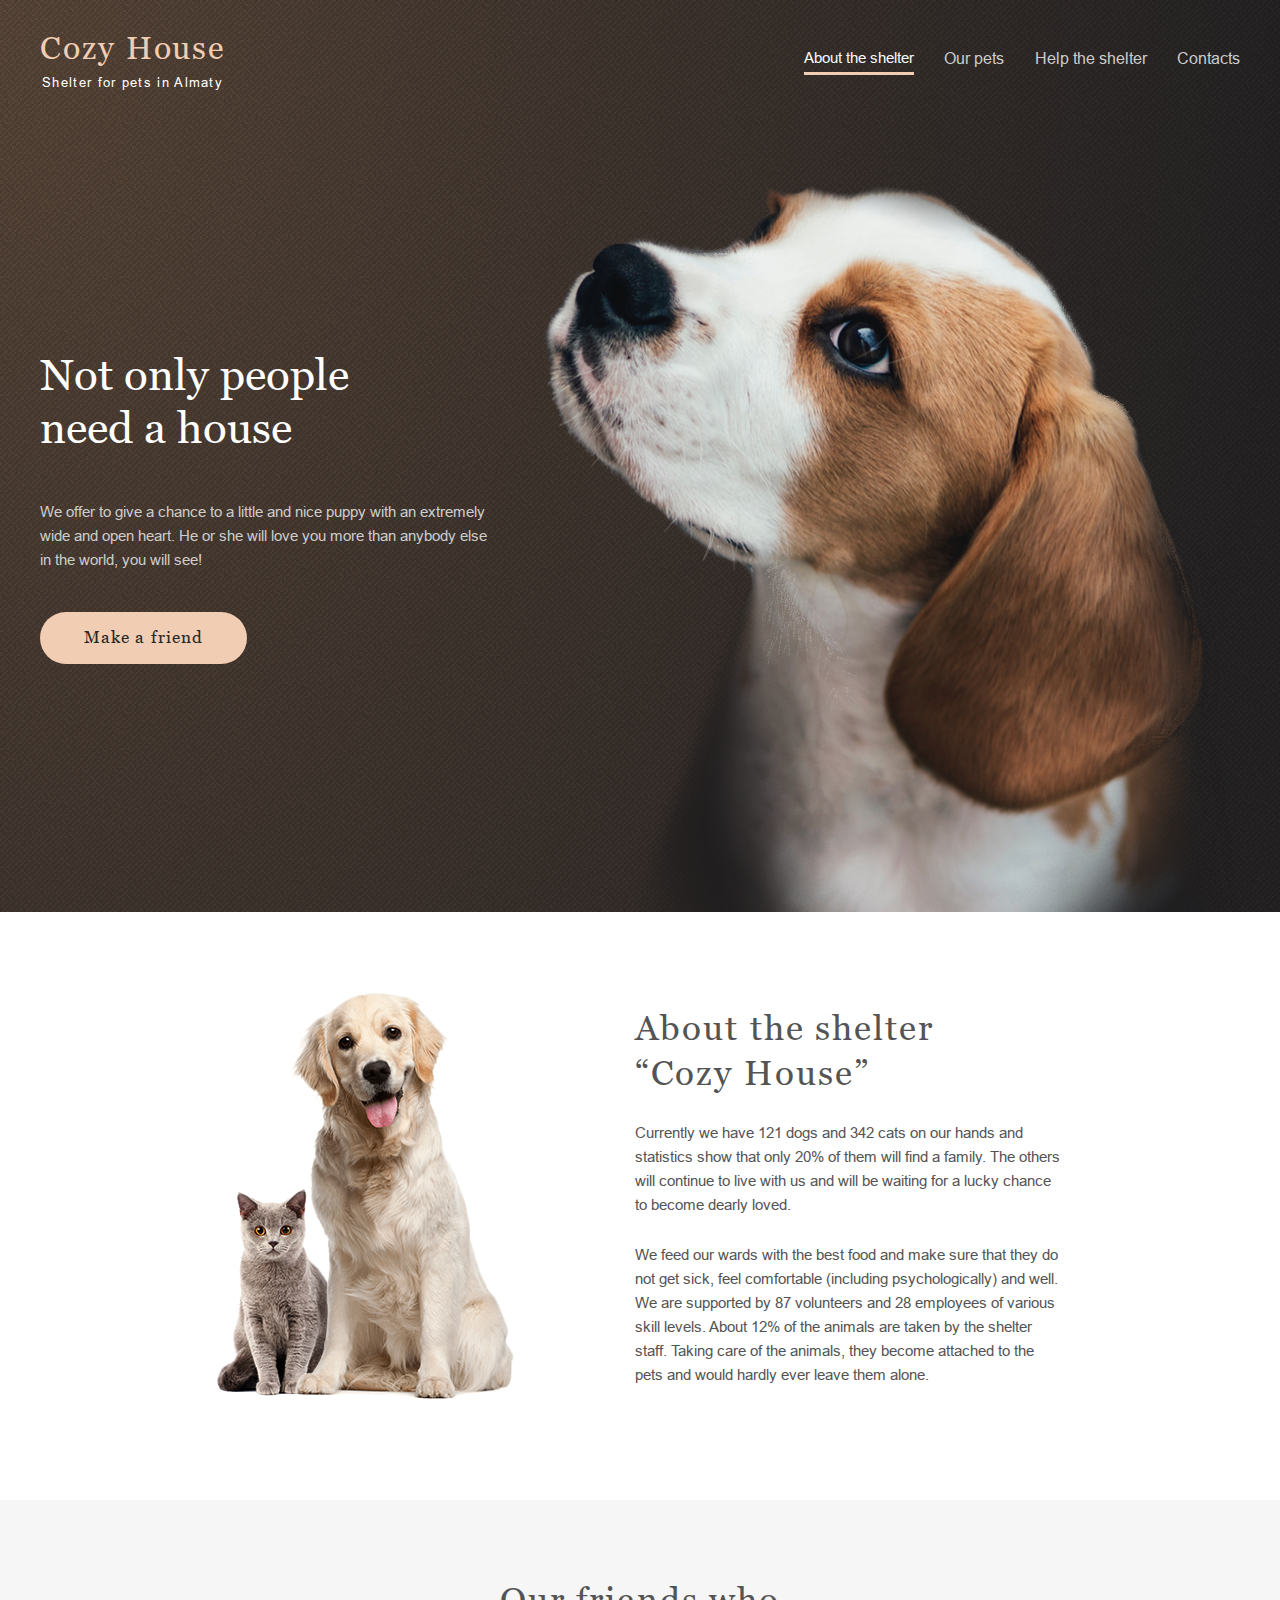
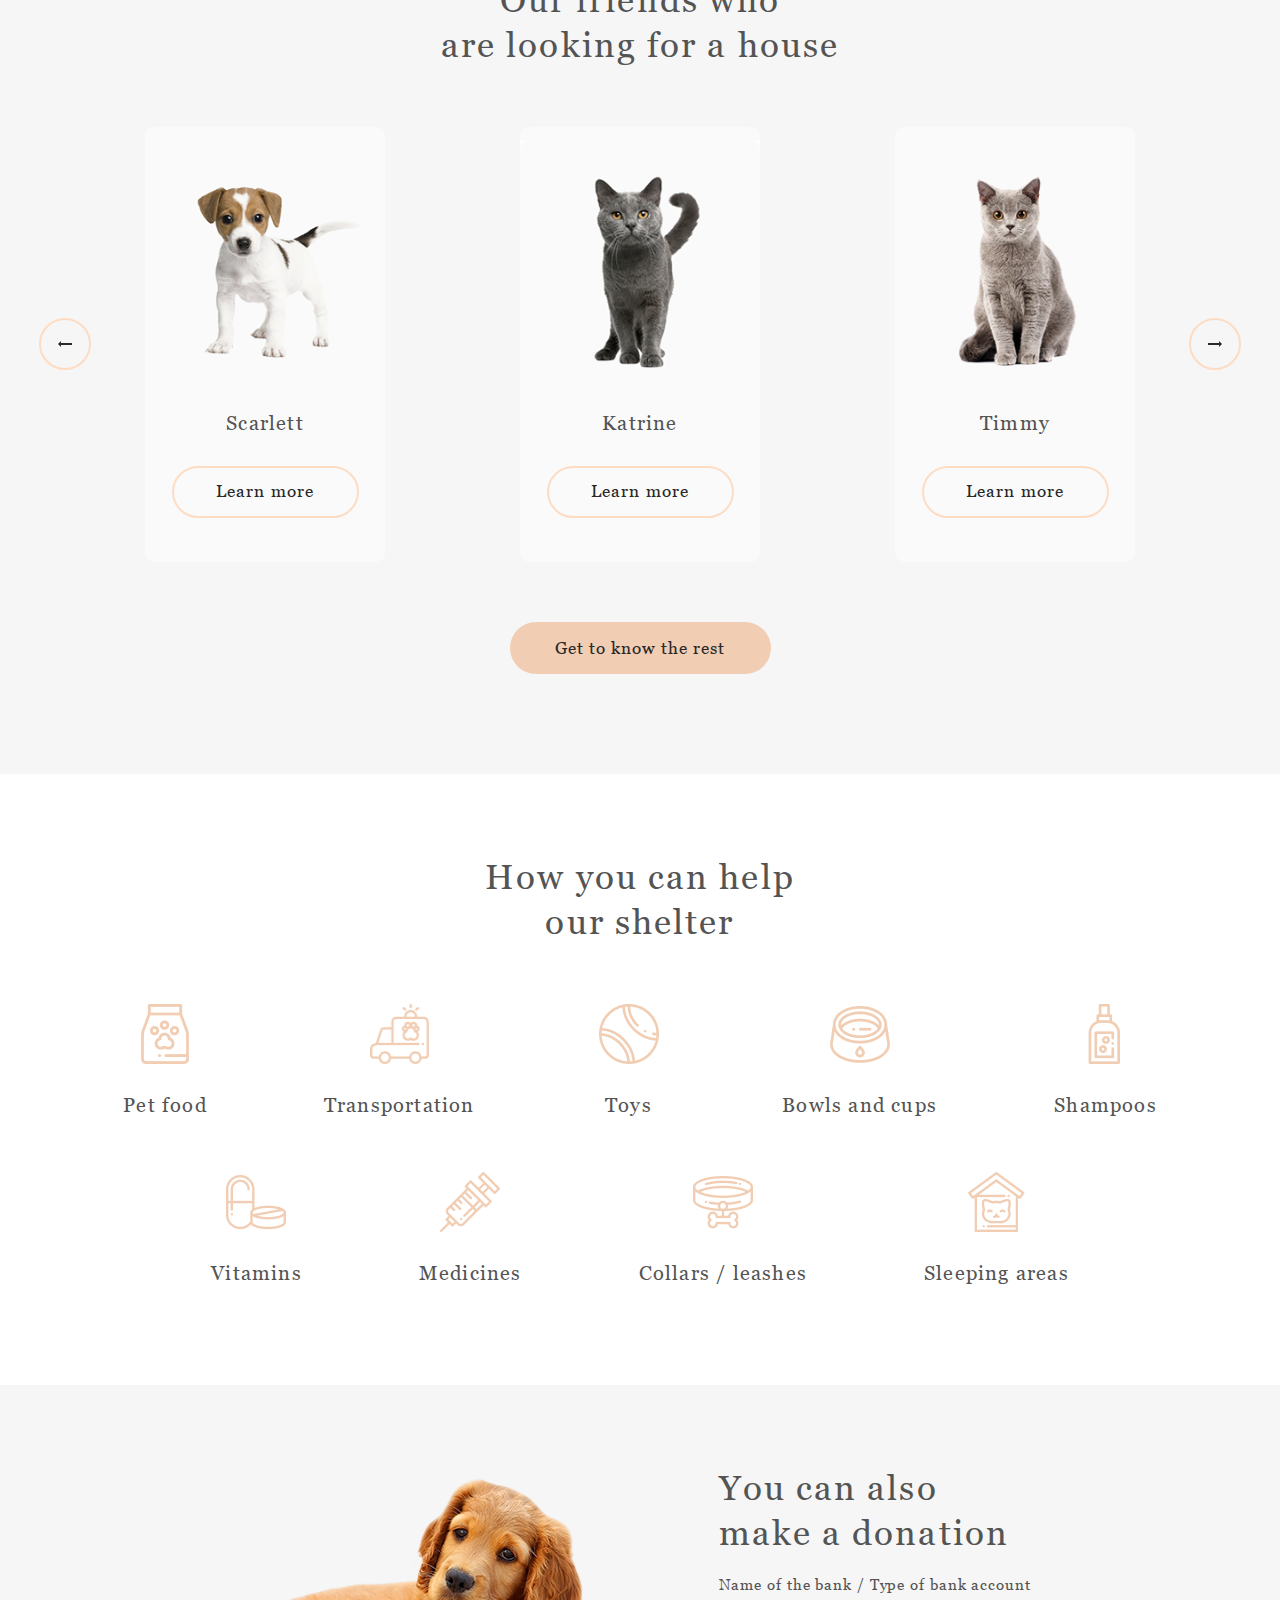
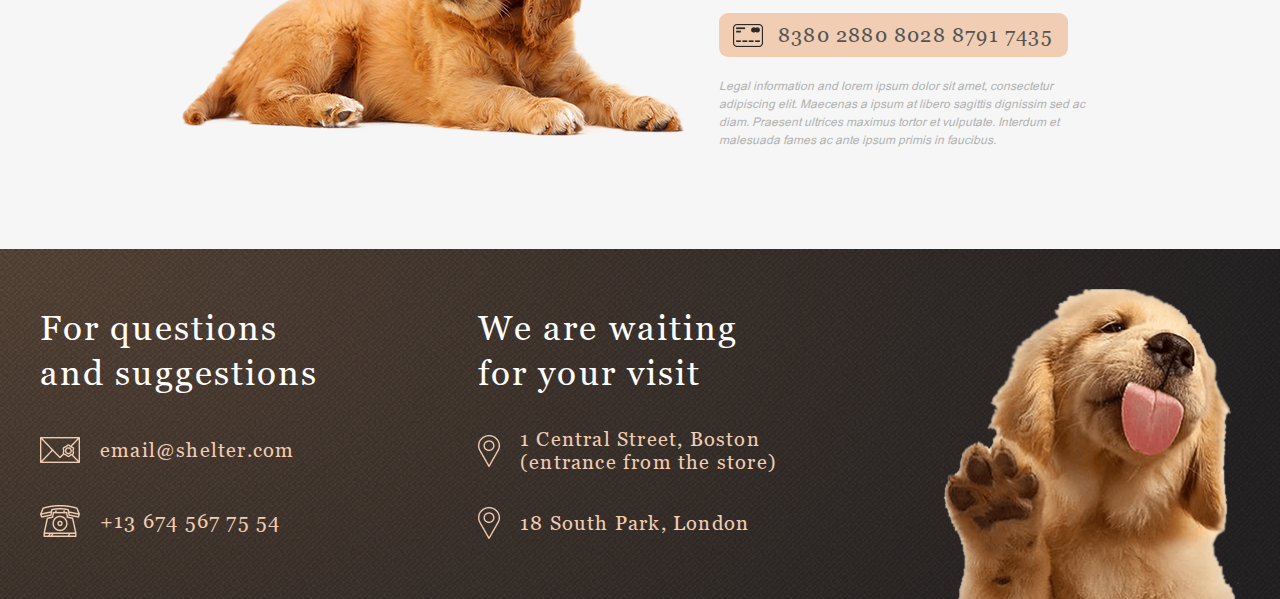
<file: shelter/index.html>
<!DOCTYPE html>
<html lang="en">

<head>
  <!-- Meta tags -->
  <meta charset="UTF-8">
  <meta http-equiv="X-UA-Compatible" content="IE=edge">
  <meta name="viewport" content="width=device-width, initial-scale=1.0">
  <!-- Favicon -->
  <link rel="icon" type="image/png" href="favicon.ico">
  <link rel="shortcut icon" href="favicon.ico">
  <link rel="icon" type="image/vnd.microsoft.icon" href="favicon.ico">
  <link rel="icon" type="image/x-icon" href="favicon.ico">
  <!-- Canonical content -->
  <link rel="canonical" href="https://rolling-scopes-school.github.io/petrfalkovsky-JSFE2023Q1/shelter">
  <!-- Robots directives -->
  <meta name="robots" content="index, follow">
  <title>
    Looking for the best pet owner - Find dogs and cats | Petfinder
  </title>
  <meta name="description"
    content="Petfinder has helped more than 25 million pets find their families through adoption. Search our extensive list of dogs, cats and other pets available for adoption and rescue near you.">
  <!-- Styles -->
  <link rel="stylesheet" href="main.css">

  <!-- Scripts -->
  <script src="index.js" defer></script>
  <script src="slider2/slider.js" defer></script>
  <script src="mobile.blocks/nav/burger.js" defer></script>
  <script src="common.blocks/modal/modal.js" defer></script>
</head>

<body id="main-page">
  <!-- Main Content -->
  <main>
    <!-- Hero Section -->
    <section id="hero" class="hero__back">
      <header>


        <nav class="nav">
          <a href="#">
            <div class="nav__logo">
              <span class="nav__logo-title">Cozy House</span>
              <p class="nav__logo-description">Shelter for pets in Almaty</p>
            </div>
          </a>

          <!-- burger -->
          <div class="nav__overlay">
          </div>

          <div id="burger">
            <div class="nav__burger-container">
              <div class="nav__burger active "></div>
            </div>

            <div class="nav__menu">
              <ul class="nav__list-burger">
                <li class="nav__item-burger">
                  <a href="#" class="nav__link-burger nav__link_active-burger">
                    About the shelter
                  </a>
                  <div class="nav__link_active-border-burger"></div>
                </li>
                <li class="nav__item-burger">
                  <a href="pets" class="nav__link-burger">Our pets</a>
                </li>
                <li class="nav__item-burger">
                  <a href="#help" class="nav__link-burger">Help the shelter</a>
                </li>
                <li class="nav__item-burger">
                  <a href="#footer" class="nav__link-burger">Contacts</a>
                </li>
              </ul>
            </div>
          </div>
          <!-- burger end -->

          <ul class="nav__list">
            <li class="nav__item">
              <a href="#" class="nav__link nav__link_active">
                About the shelter
              </a>
              <div class="nav__link_active-border"></div>
            </li>
            <li class="nav__item">
              <a href="pets" class="nav__link"> Our pets </a>
            </li>
            <li class="nav__item">
              <a href="#help" class="nav__link"> Help the shelter </a>
            </li>
            <li class="nav__item">
              <a href="#footer" class="nav__link"> Contacts </a>
            </li>
          </ul>
        </nav>

        <div class="hero__container">
          <div class="hero__content-conainer">


            <h1>Not only people need a house</h1>
            <p>
              We offer to give a chance to a little and nice puppy with an
              extremely wide and open heart. He or she will love you more than
              anybody else in the world, you will see!
            </p>
            <button onclick="document.location='#our-friends'" class="button__elevated width">
              Make a friend
            </button>
          </div>

          <img src="assets/images/start-screen-puppy.png" alt="start screen puppy with trancparancy background">

        </div>
      </header>
    </section>

    <!-- About Section -->
    <div id="about" class="about__back">
      <div class="about__container">
        <img src="assets/images/about-pets.png" alt="Cute cat and teen puppy are waiting for you to visit">
        <article>
          <h2>About the shelter<br> “Cozy House”</h2>
          <p>
            Currently we have 121 dogs and 342 cats on our hands and
            statistics show that only 20% of them will find a family. The
            others will continue to live with us and will be waiting for a
            lucky chance to become dearly loved.
          </p>
          <p>
            We feed our wards with the best food and make sure that they do
            not get sick, feel comfortable (including psychologically) and
            well. We are supported by 87 volunteers and 28 employees of
            various skill levels. About 12% of the animals are taken by the
            shelter staff. Taking care of the animals, they become attached to
            the pets and would hardly ever leave them alone.
          </p>
        </article>
      </div>
    </div>



    <!-- Our Friends Section -->
    <section id="our-friends" class="our-friends__back">
      <div class="our-friends__container">
        <h2>
          Our friends who<br>
          are looking for a house
        </h2>

        <!-- <div class="our-friends__slider-container">
          <div class="slider__button display__mobile_hide" id="btn-left">
            <button class="button__outlined width rotate-180">
              <img src="assets/icons/arrow.png" alt="left arrow slider">
            </button>
          </div> -->


        <!-- Modal card desc -->
        <div id="modal-container" class="modal-container">
          <div class="modal-content">

            <button id="close-modal">Закрыть </button>
          </div>
        </div>
        <div id="overlay" class="overlay"></div>



        <!-- todo: привести список элементов к <ul> и поправить стили -->
        <div class="wrapper">
          <!-- <div class="btn" id="btn-left">←</div> -->
          <div class="slider__button" id="btn-left">
            <button class="button__outlined width rotate-180">
              <img src="assets/icons/arrow.png" alt="left arrow slider">
            </button>
          </div>
          <div class="carousel-wrapper" id="carousel-wrapper">
            <div class="carousel" id="carousel">
              <div class="item" id="item-left">
                <div class="card zoom">
                  <!-- Содержимое третьего слайда  -->
                  <img src="assets/images/pets-h270/jennifer.png" alt="adult dog Jennifer" class="cardimg">
                  <h3>Jennifer</h3>
                  <div class="cardbutton">
                    <button name="learn_more" class="button button__outlined width">
                      Learn more
                    </button>
                  </div>
                  <div class="card-bottom-element"></div>
                </div>
                <div class="card zoom">
                  <!-- Содержимое третьего слайда  -->
                  <img src="assets/images/pets-h500/sophia.png" alt="adult dog Sophia" class="cardimg">
                  <h3>Sophia</h3>
                  <div class="cardbutton">
                    <button name="learn_more" class="button button__outlined width">
                      Learn more
                    </button>
                  </div>
                  <div class="card-bottom-element"></div>
                </div>
                <div class="card zoom">
                  <!-- Содержимое третьего слайда  -->
                  <img src="assets/images/pets-h270/woody.png" alt="adult dog Woody" class="cardimg">
                  <h3>Woody</h3>
                  <div class="cardbutton">
                    <button name="learn_more" class="button button__outlined width">
                      Learn more
                    </button>
                  </div>
                  <div class="card-bottom-element"></div>
                </div>
              </div>
              <div class="item" id="item-active">
                <div class="card zoom">
                  <!-- Содержимое третьего слайда  -->
                  <img src="assets/images/pets-h270/scarlett.png" alt="adult dog Scarlett" class="cardimg">
                  <h3>Scarlett</h3>
                  <div class="cardbutton">
                    <button name="learn_more" class="button button__outlined width">
                      Learn more
                    </button>
                  </div>
                  <div class="card-bottom-element"></div>
                </div>
                <div class="card zoom">
                  <!-- Содержимое третьего слайда  -->
                  <img src="assets/images/pets-h270/katrine.png" alt="adult cat Katrine" class="cardimg">
                  <h3>Katrine</h3>
                  <div class="cardbutton">
                    <button name="learn_more" class="button button__outlined width">
                      Learn more
                    </button>
                  </div>
                  <div class="card-bottom-element"></div>
                </div>
                <div class="card zoom">
                  <!-- Содержимое третьего слайда  -->
                  <img src="assets/images/pets-h270/timmy.png" alt="cat Timmy" class="cardimg">
                  <h3>Timmy</h3>
                  <div class="cardbutton">
                    <button name="learn_more" class="button button__outlined width">
                      Learn more
                    </button>
                  </div>
                  <div class="card-bottom-element"></div>
                </div>
              </div>
              <div class="item" id="item-right">
                <div class="card zoom">
                  <!-- Содержимое третьего слайда  -->
                  <img src="assets/images/pets-h270/freddie.png" alt="cat Freddie" class="cardimg">
                  <h3>Freddie</h3>
                  <div class="cardbutton">
                    <button name="learn_more" class="button button__outlined width">
                      Learn more
                    </button>
                  </div>
                  <div class="card-bottom-element"></div>
                </div>
                <div class="card zoom">
                  <!-- Содержимое третьего слайда  -->
                  <img src="assets/images/pets-h270/charly.png" alt="adult dog Charly" class="cardimg">
                  <h3>Charly</h3>
                  <div class="cardbutton">
                    <button name="learn_more" class="button button__outlined width">
                      Learn more
                    </button>
                  </div>
                  <div class="card-bottom-element"></div>
                </div>
                <div class="card zoom">
                  <!-- Содержимое третьего слайда  -->
                  <img src="assets/images/pets-h270/woody.png" alt="adult dog Woody" class="cardimg">
                  <h3>Woody</h3>
                  <div class="cardbutton">
                    <button name="learn_more" class="button button__outlined width">
                      Learn more
                    </button>
                  </div>
                  <div class="card-bottom-element"></div>
                </div>
              </div>
            </div>
          </div>
          <!-- <div class="btn" id="btn-right">→</div> -->
          <div class="slider__button" id="btn-right">
            <button class="button__outlined width">
              <img src="assets/icons/arrow.png" alt="right arrow slider">
            </button>
          </div>
        </div>


        <button onclick="document.location='pets'" class="button__elevated width">
          Get to know the rest
        </button>
      </div>
    </section>

    <!-- Help section -->
    <section id="help" class="about__back">
      <h2>How you can help our shelter</h2>
      <div class="help__flex-container">
        <div class="help__flex-item">
          <img src="assets/icons/icon-pet-food.png" alt="icon pet food">
          <p>Pet food</p>
        </div>
        <div class="help__flex-item">
          <img src="assets/icons/icon-transportation.png" alt="icon transportation">
          <p>Transportation</p>
        </div>
        <div class="help__flex-item">
          <img src="assets/icons/icon-toys.png" alt="icon toys">
          <p>Toys</p>
        </div>
        <div class="help__flex-item">
          <img src="assets/icons/icon-bowls-and-cups.png" alt="icon bowls and cups">
          <p>Bowls and cups</p>
        </div>
        <div class="help__flex-item">
          <img src="assets/icons/icon-shampoos.png" alt="icon shampoos">
          <p>Shampoos</p>
        </div>
        <div class="help__flex-item">
          <img src="assets/icons/icon-vitamins.png" alt="icon vitamins">
          <p>Vitamins</p>
        </div>
        <div class="help__flex-item">
          <img src="assets/icons/icon-medicines.png" alt="icon medicines">
          <p>Medicines</p>
        </div>
        <div class="help__flex-item">
          <img src="assets/icons/icon-collars-leashes.png" alt="icon collars leashes">
          <p>Collars / leashes</p>
        </div>
        <div class="help__flex-item">
          <img src="assets/icons/icon-sleeping-area.png" alt="icon sleeping area">
          <p>Sleeping areas</p>
        </div>
      </div>
    </section>

    <!-- Donation Section -->
    <div id="donat" class="our-friends__back">
      <div class="donat__container">
        <img src="assets/images/donation-dog.png" alt="Cute cat and teen puppy are waiting for you to visit">
        <article>
          <h2>
            You can also
            <br>
            make a donation
          </h2>
          <h3>Name of the bank / Type of bank account</h3>
          <a href="#!">
            <div class="donat__card-number">
              <div class="start"></div>
              <img src="assets/icons/credit-card.png" alt="credit card icon">
              <h4>8380 2880 8028 8791 7435</h4>
              <div class="end"></div>
            </div>
          </a>
          <p>
            Legal information and lorem ipsum dolor sit amet, consectetur
            adipiscing elit. Maecenas a ipsum at libero sagittis dignissim sed
            ac diam. Praesent ultrices maximus tortor et vulputate. Interdum
            et malesuada fames ac ante ipsum primis in faucibus.
          </p>
        </article>
      </div>
    </div>
  </main>
  <!-- Footer -->
  <div id="footer" class="footer__back">
    <div class="footer__container">
      <article class="footer__container-text">
        <div id="contact" class="footer__column-container">
          <h2>For questions and suggestions</h2>
          <a href="mailto:email@shelter.com" class="footer__link">
            <img src="assets/icons/icon-email.png" alt="icon email">
            email@shelter.com
          </a>
          <a href="tel:+136745677554" class="footer__link">
            <img src="assets/icons/icon-phone.png" alt="icon phone">
            +13 674 567 75 54
          </a>
        </div>

        <div id="locate" class="footer__column-container">
          <h2>We are waiting for your visit</h2>
          <a class="footer__link" target="_blank" href="https://goo.gl/maps/GxHtR73YWK7jJE1AA">
            <img src="assets/icons/icon-marker.png" alt="location icon marker">
            1 Central Street, Boston
            <br>
            (entrance from the store)
          </a>
          <a class="footer__link" target="_blank" href="https://goo.gl/maps/wKLQD43hDAQ6DndN6">
            <img src="assets/icons/icon-marker.png" alt="location icon marker">
            18 South Park, London
          </a>
        </div>
      </article>
      <img src="assets/images/footer-puppy.png" alt="the puppy lies and looks at you">
    </div>
  </div>


</body>

</html>
</file>
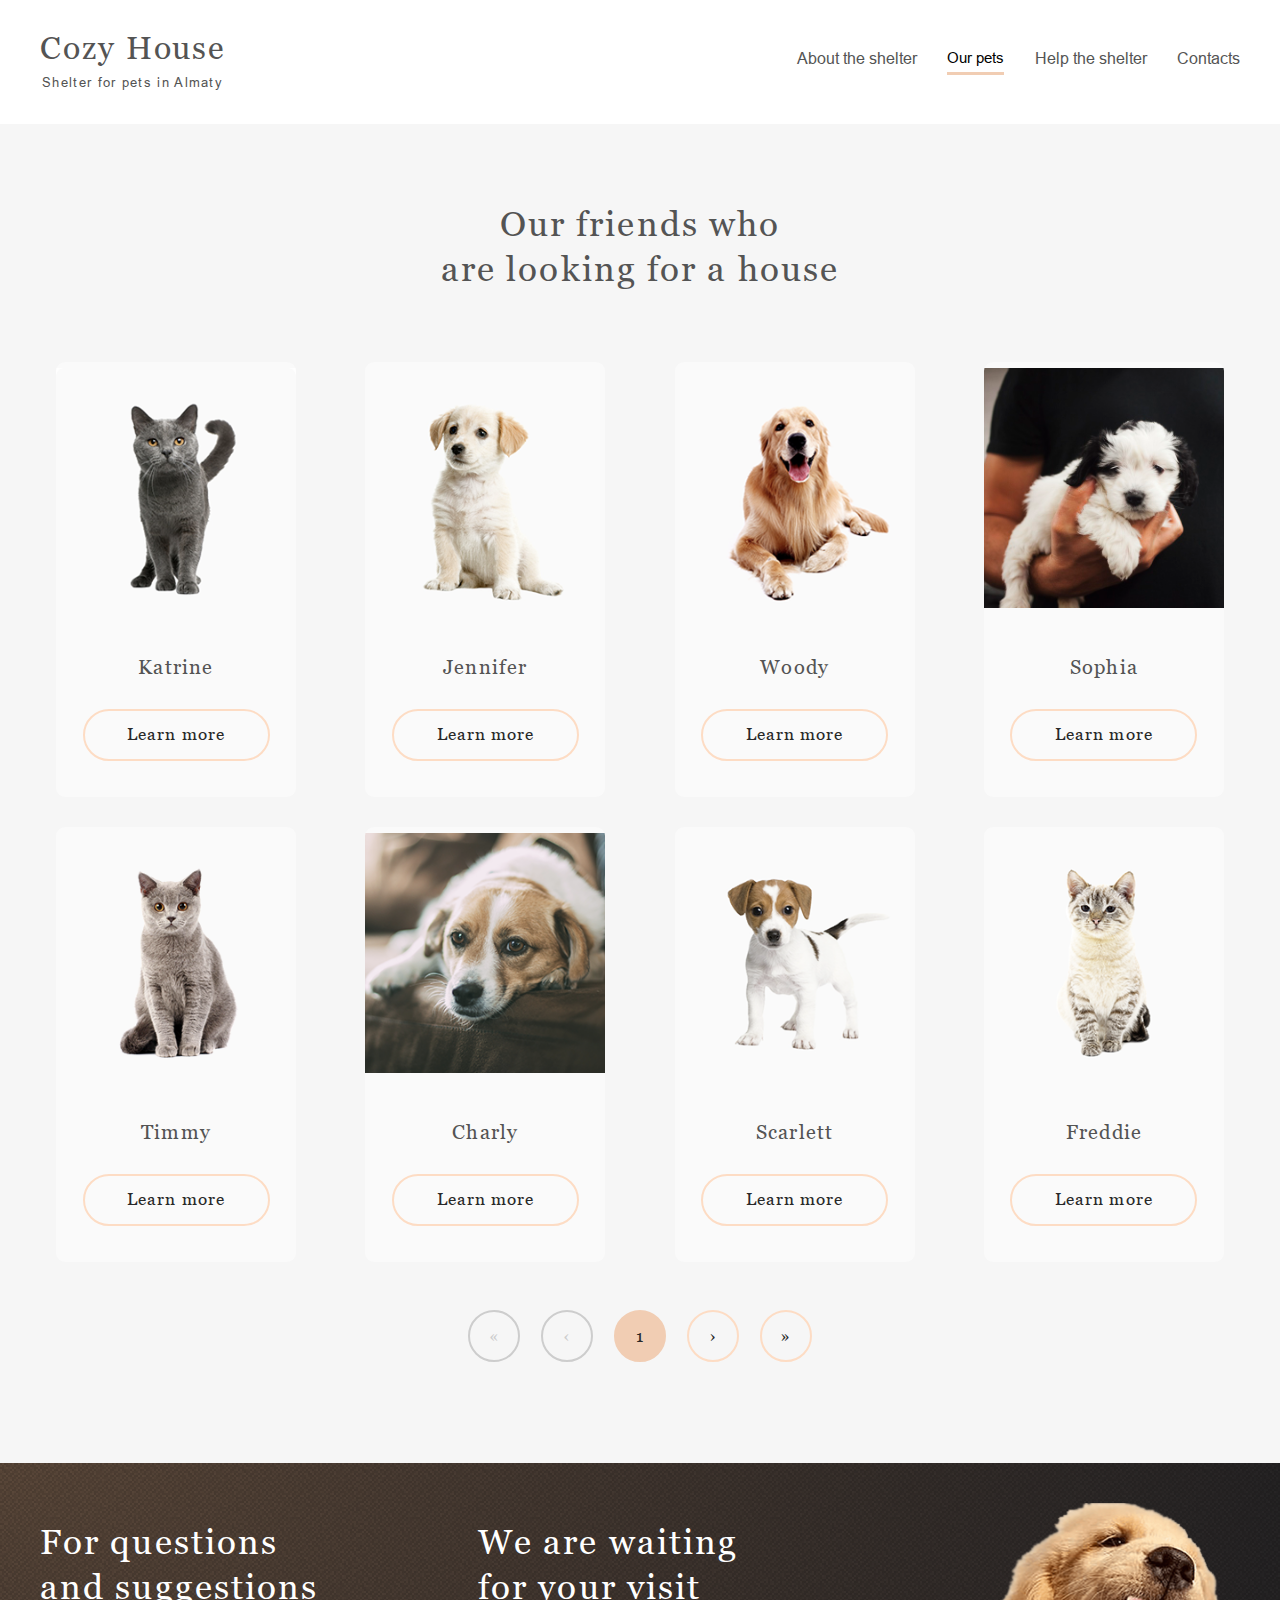
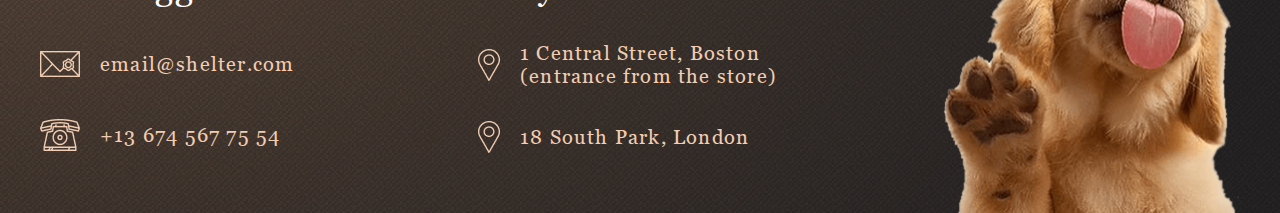
<file: shelter/pets.html>
<!DOCTYPE html>
<html lang="en">

<head>
  <!-- Meta tags -->
  <meta charset="UTF-8">
  <meta http-equiv="X-UA-Compatible" content="IE=edge">
  <meta name="viewport" content="width=device-width, initial-scale=1.0">
  <!-- Favicon -->
  <link rel="shortcut icon" href="favicon.ico">
  <link rel="icon" type="image/vnd.microsoft.icon" href="favicon.ico">
  <link rel="icon" type="image/x-icon" href="favicon.ico">
  <link rel="icon" href="favicon.ico">
  <!-- Canonical content -->
  <link rel="canonical" href="https://rolling-scopes-school.github.io/petrfalkovsky-JSFE2023Q1/shelter/pets">
  <!-- Robots directives -->
  <title>
    Looking for the best pet owner - Find dogs and cats | Petfinder
  </title>
  <meta name="description"
    content="Petfinder has helped more than 25 million pets find their families through adoption. Search our extensive list of dogs, cats and other pets available for adoption and rescue near you.">
  <!-- Styles -->
  <link rel="stylesheet" href="main.css">
  <!-- Scripts -->
  <script src="index.js" defer></script>
  <script src="mobile.blocks/nav/burger.js" defer></script>
</head>

<body id="pets-page">
  <!-- Main Content -->
  <main>
    <!-- Hero Section -->
    <div class="nav__back">
      <header>
        <nav class="nav">
          <a href="../shelter">
            <div class="nav__logo">
              <h1 class="nav__logo-title">Cozy House</h1>
              <p class="nav__logo-description">Shelter for pets in Almaty</p>
            </div>
          </a>

          <!-- burger -->
          <div class="nav__overlay">
          </div>

          <div id="burger">
            <div class="nav__burger-container">
              <div class="nav__burger active "></div>
            </div>

            <div class="nav__menu">
              <ul class="nav__list-burger">
                <li class="nav__item-burger">
                  <a href="../shelter" class="nav__link-burger ">
                    About the shelter
                  </a>

                </li>
                <li class="nav__item-burger">
                  <a href="#" class="nav__link-burger nav__link_active-burger">Our pets</a>
                  <div class="nav__link_active-border-burger"></div>
                </li>
                <li class="nav__item-burger">
                  <a href="../shelter/#help" class="nav__link-burger">Help the shelter</a>
                </li>
                <li class="nav__item-burger">
                  <a href="#footer" class="nav__link-burger">Contacts</a>
                </li>
              </ul>
            </div>
          </div>
          <!-- burger end -->

          <ul class="nav__list">
            <li class="nav__item">
              <a href="../shelter" class="nav__link"> About the shelter </a>
            </li>
            <li class="nav__item">
              <a href="#" class="nav__link nav__link_active"> Our pets </a>
              <div class="nav__link_active-border"></div>
            </li>
            <li class="nav__item">
              <a href="../shelter/#help" class="nav__link">
                Help the shelter
              </a>
            </li>
            <li class="nav__item">
              <a href="#footer" class="nav__link"> Contacts </a>
            </li>
          </ul>
        </nav>
      </header>
    </div>

    <!-- Our Friends Section -->
    <section id="our-friends" class="our-friends__back">
      <div class="our-friends__container">
        <h2>
          Our friends who<br>
          are looking for a house
        </h2>
        <!-- todo: привести список элементов к <ul> и поправить стили -->
        <div class="our-friends__slider-container">
          <div class="our-friends__slider-inner-container">
            <!-- First Row -->
            <!-- Katrine -->
            <div class="card zoom">
              <img src="assets/images/pets-h270/katrine.png" alt="Cat Katrine" class="cardimg">
              <h3>Katrine</h3>
              <div class="cardbutton">
                <button name="learn_more" class="button button__outlined width">
                  Learn more
                </button>
              </div>
              <div class="card-bottom-element"></div>
            </div>

            <!-- Jennifer -->
            <div class="card zoom">
              <img src="assets/images/pets-h270/jennifer.png" alt="Cat Freddie" class="cardimg">
              <h3>Jennifer</h3>
              <div class="cardbutton">
                <button name="learn_more" class="button button__outlined width">
                  Learn more
                </button>
              </div>
              <div class="card-bottom-element"></div>
            </div>

            <!-- Woody -->
            <div class="card zoom">
              <img src="assets/images/pets-h270/woody.png" alt="Dog Woody" class="cardimg">
              <h3>Woody</h3>
              <div class="cardbutton">
                <button name="learn_more" class="button button__outlined width">
                  Learn more
                </button>
              </div>
              <div class="card-bottom-element"></div>
            </div>

            <!-- Sophia -->
            <div class="card zoom display__mobile">
              <img src="assets/images/pets-h500/sophia.png" alt="Dog Sophia" class="cardimg">
              <h3>Sophia</h3>
              <div class="cardbutton">
                <button name="learn_more" class="button button__outlined width">
                  Learn more
                </button>
              </div>
              <div class="card-bottom-element"></div>
            </div>

            <!-- Second Row -->
            <!-- Timmy -->
            <div class="card zoom display__mobile">
              <img src="assets/images/pets-h270/timmy.png" alt="Dog Woody" class="cardimg">
              <h3>Timmy</h3>
              <div class="cardbutton">
                <button name="learn_more" class="button button__outlined width">
                  Learn more
                </button>
              </div>
              <div class="card-bottom-element"></div>
            </div>

            <!-- Charly -->
            <div class="card zoom display__mobile">
              <img src="assets/images/pets-h270/charly.png" alt="Dog Woody" class="cardimg">
              <h3>Charly</h3>
              <div class="cardbutton">
                <button name="learn_more" class="button button__outlined width">
                  Learn more
                </button>
              </div>
              <div class="card-bottom-element"></div>
            </div>

            <!-- Scarlett -->
            <div class="card zoom display__mobile display__pad">
              <img src="assets/images/pets-h270/scarlett.png" alt="Dog Woody" class="cardimg">
              <h3>Scarlett</h3>
              <div class="cardbutton">
                <button name="learn_more" class="button button__outlined width">
                  Learn more
                </button>
              </div>
              <div class="card-bottom-element"></div>
            </div>

            <!-- Freddie -->
            <div class="card zoom display__mobile display__pad">
              <img src="assets/images/pets-h270/freddie.png" alt="Cat Freddie" class="cardimg">
              <h3>Freddie</h3>
              <div class="cardbutton">
                <button name="learn_more" class="button button__outlined width">
                  Learn more
                </button>
              </div>
              <div class="card-bottom-element"></div>
            </div>
          </div>
        </div>


      </div>
      <div class="slider__button">
        <div class="our-friends__pagination-container">
          <button class="button__outlined button__outlined_disabled width">
            «
          </button>
          <button class="button__outlined button__outlined_disabled width">
            ‹
          </button>
          <button class="button__outlined button__outlined_disabled-elevated width">
            1
          </button>
          <button class="button__outlined width">›</button>
          <button class="button__outlined width">»</button>
        </div>
      </div>
    </section>
  </main>

  <!-- Footer -->
  <div id="footer" class="footer__back">
    <div class="footer__container">
      <article class="footer__container-text">
        <div id="contact" class="footer__column-container">
          <h2>For questions and suggestions</h2>
          <a href="mailto:email@shelter.com" class="footer__link">
            <img src="assets/icons/icon-email.png" alt="icon email">
            email@shelter.com
          </a>
          <a href="tel:+136745677554" class="footer__link">
            <img src="assets/icons/icon-phone.png" alt="icon phone">
            +13 674 567 75 54
          </a>
        </div>

        <div id="locate" class="footer__column-container">
          <h2>We are waiting for your visit</h2>
          <a class="footer__link" target="_blank" href="https://goo.gl/maps/GxHtR73YWK7jJE1AA">
            <img src="assets/icons/icon-marker.png" alt="location icon marker">
            1 Central Street, Boston
            <br>
            (entrance from the store)
          </a>
          <a class="footer__link" target="_blank" href="https://goo.gl/maps/wKLQD43hDAQ6DndN6">
            <img src="assets/icons/icon-marker.png" alt="location icon marker">
            18 South Park, London
          </a>
        </div>
      </article>
      <img src="assets/images/footer-puppy.png" alt="the puppy lies and looks at you">
    </div>
  </div>

</body>

</html>
</file>
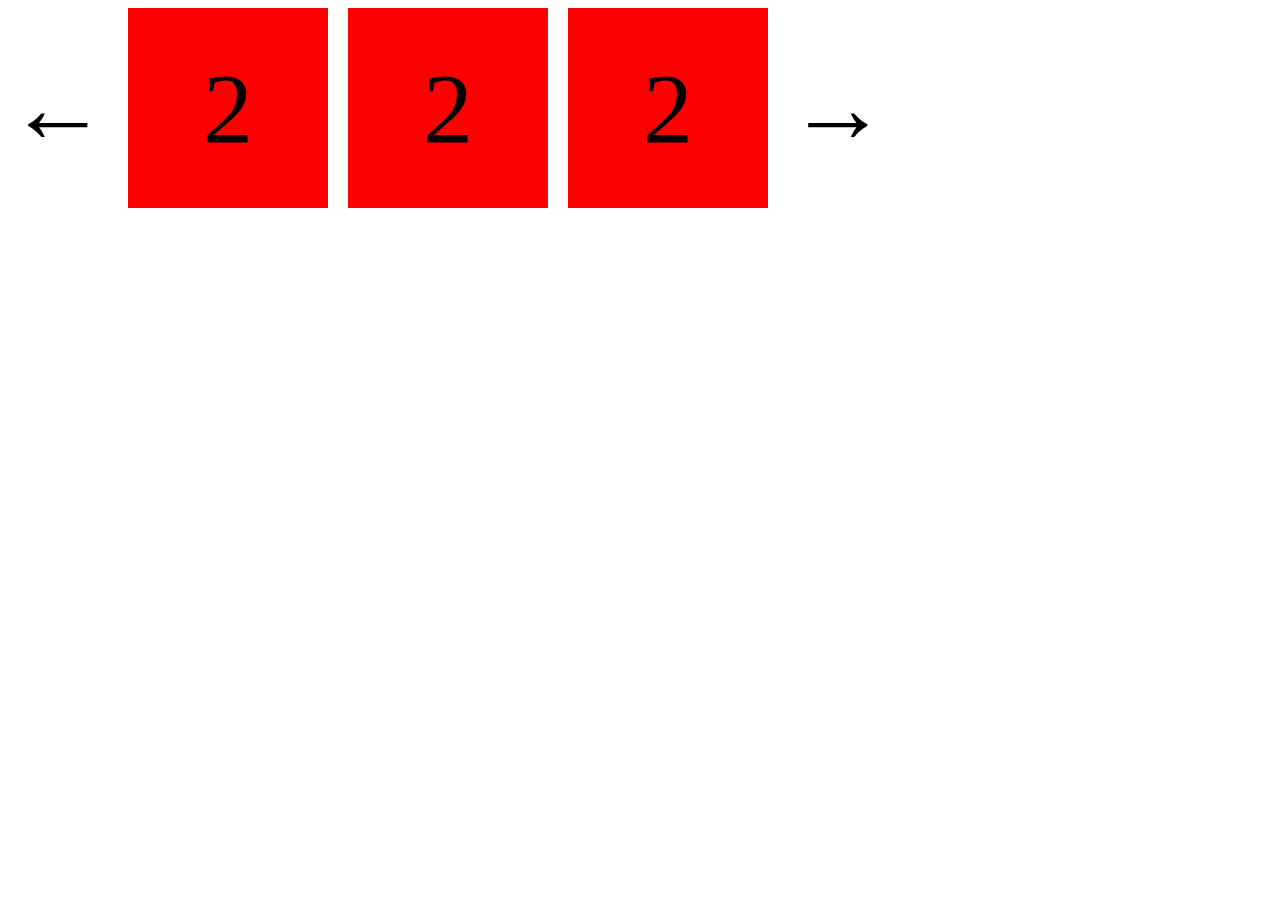
<file: shelter/slider/slider.html>
<!DOCTYPE html>
<html lang="en">

<head>
    <meta charset="UTF-8">
    <meta http-equiv="X-UA-Compatible" content="IE=edge">
    <meta name="viewport" content="width=device-width, initial-scale=1.0">
    <link rel="stylesheet" href="slider.css">
    <script src="slider.js" defer></script>
    <title>Document</title>
</head>

<body>
    <div class="wrapper">
        <div class="btn" id="btn-left">←</div>
        <div class="carousel-wrapper" id="carousel-wrapper">
            <div class="carousel" id="carousel">
                <div class="item" id="item-left">
                    <div class="card">1</div>
                    <div class="card">1</div>
                    <div class="card">1</div>
                </div>
                <div class="item" id="item-active">
                    <div class="card">2</div>
                    <div class="card">2</div>
                    <div class="card">2</div>
                </div>
                <div class="item" id="item-right">
                    <div class="card">3</div>
                    <div class="card">3</div>
                    <div class="card">3</div>
                </div>
            </div>
        </div>
        <div class="btn" id="btn-right">→</div>
    </div>
    </div>
</body>

</html>
</file>
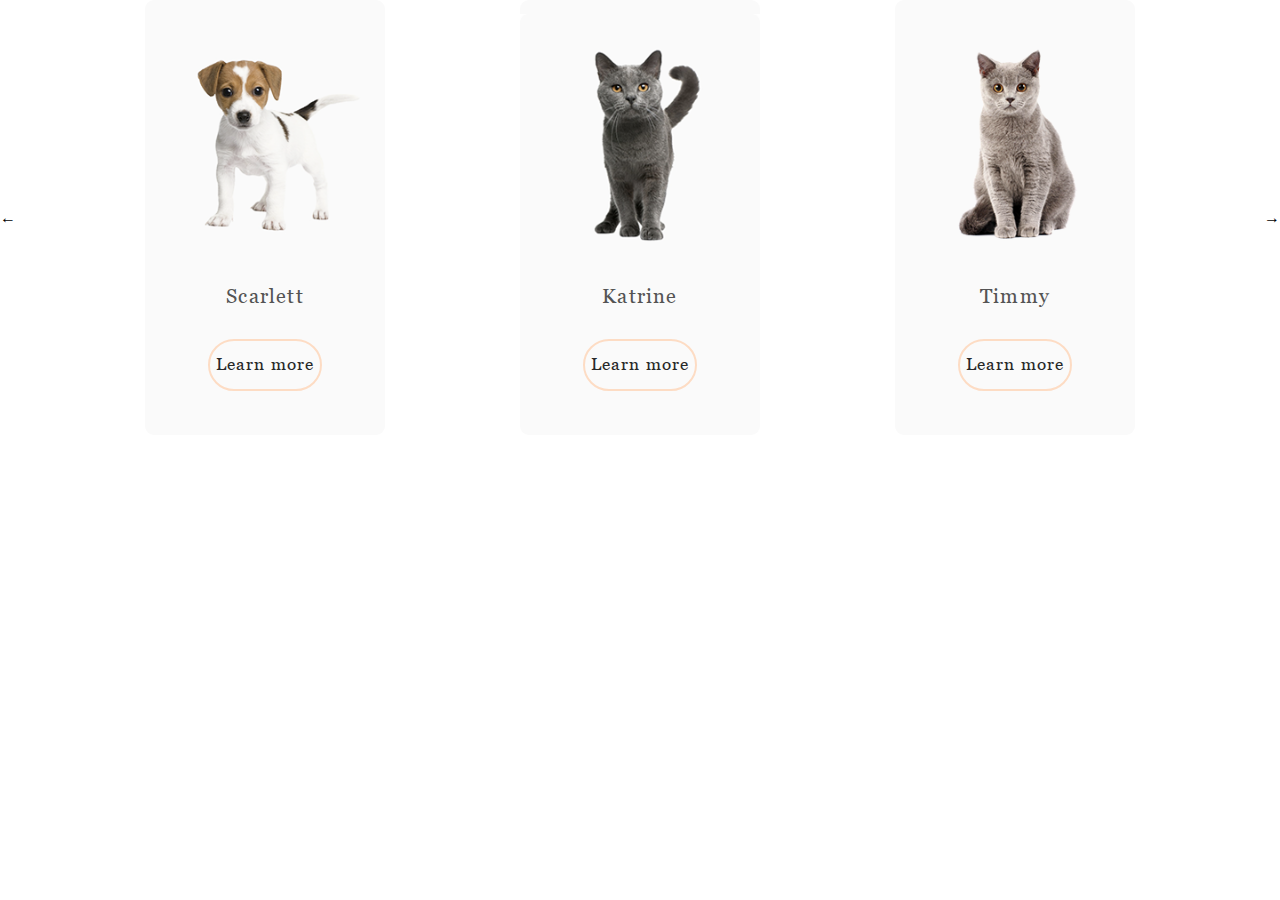
<file: shelter/slider2/slider.html>
<!DOCTYPE html>
<html lang="en">

<head>
    <meta charset="UTF-8">
    <meta http-equiv="X-UA-Compatible" content="IE=edge">
    <meta name="viewport" content="width=device-width, initial-scale=1.0">
    <link rel="stylesheet" href="slider.css">
    <!-- <link rel="stylesheet" href="slider_draft.css"> -->
    <script src="slider.js" defer></script>

    <link rel="stylesheet" href="../../shelter/main.css">
    <title>Document</title>
</head>

<body>

    <div class="wrapper">
        <div class="btn" id="btn-left">←</div>
        <div class="carousel-wrapper" id="carousel-wrapper">
            <div class="carousel" id="carousel">
                <div class="item" id="item-left">
                    <div class="card zoom">
                        <!-- Содержимое третьего слайда  -->
                        <img src="../assets/images/pets-h270/jennifer.png" alt="adult dog Jennifer" class="cardimg">
                        <h3>Jennifer</h3>
                        <div class="cardbutton">
                            <button name="learn_more" class="button button__outlined width">
                                Learn more
                            </button>
                        </div>
                        <div class="card-bottom-element"></div>
                    </div>
                    <div class="card zoom">
                        <!-- Содержимое третьего слайда  -->
                        <img src="../assets/images/pets-h270/sophia.png" alt="adult dog Sophia" class="cardimg">
                        <h3>Sophia</h3>
                        <div class="cardbutton">
                            <button name="learn_more" class="button button__outlined width">
                                Learn more
                            </button>
                        </div>
                        <div class="card-bottom-element"></div>
                    </div>
                    <div class="card zoom">
                        <!-- Содержимое третьего слайда  -->
                        <img src="../assets/images/pets-h270/woody.png" alt="adult dog Woody" class="cardimg">
                        <h3>Woody</h3>
                        <div class="cardbutton">
                            <button name="learn_more" class="button button__outlined width">
                                Learn more
                            </button>
                        </div>
                        <div class="card-bottom-element"></div>
                    </div>
                </div>
                <div class="item" id="item-active">
                    <div class="card zoom">
                        <!-- Содержимое третьего слайда  -->
                        <img src="../assets/images/pets-h270/scarlett.png" alt="adult dog Scarlett" class="cardimg">
                        <h3>Scarlett</h3>
                        <div class="cardbutton">
                            <button name="learn_more" class="button button__outlined width">
                                Learn more
                            </button>
                        </div>
                        <div class="card-bottom-element"></div>
                    </div>
                    <div class="card zoom">
                        <!-- Содержимое третьего слайда  -->
                        <img src="../assets/images/pets-h270/katrine.png" alt="adult cat Katrine" class="cardimg">
                        <h3>Katrine</h3>
                        <div class="cardbutton">
                            <button name="learn_more" class="button button__outlined width">
                                Learn more
                            </button>
                        </div>
                        <div class="card-bottom-element"></div>
                    </div>
                    <div class="card zoom">
                        <!-- Содержимое третьего слайда  -->
                        <img src="../assets/images/pets-h270/timmy.png" alt="cat Timmy" class="cardimg">
                        <h3>Timmy</h3>
                        <div class="cardbutton">
                            <button name="learn_more" class="button button__outlined width">
                                Learn more
                            </button>
                        </div>
                        <div class="card-bottom-element"></div>
                    </div>
                </div>
                <div class="item" id="item-right">
                    <div class="card zoom">
                        <!-- Содержимое третьего слайда  -->
                        <img src="../assets/images/pets-h270/freddie.png" alt="cat Freddie" class="cardimg">
                        <h3>Freddie</h3>
                        <div class="cardbutton">
                            <button name="learn_more" class="button button__outlined width">
                                Learn more
                            </button>
                        </div>
                        <div class="card-bottom-element"></div>
                    </div>
                    <div class="card zoom">
                        <!-- Содержимое третьего слайда  -->
                        <img src="../assets/images/pets-h270/charly.png" alt="adult dog Charly" class="cardimg">
                        <h3>Charly</h3>
                        <div class="cardbutton">
                            <button name="learn_more" class="button button__outlined width">
                                Learn more
                            </button>
                        </div>
                        <div class="card-bottom-element"></div>
                    </div>
                    <div class="card zoom">
                        <!-- Содержимое третьего слайда  -->
                        <img src="../assets/images/pets-h270/woody.png" alt="adult dog Woody" class="cardimg">
                        <h3>Woody</h3>
                        <div class="cardbutton">
                            <button name="learn_more" class="button button__outlined width">
                                Learn more
                            </button>
                        </div>
                        <div class="card-bottom-element"></div>
                    </div>
                </div>
            </div>
        </div>
        <div class="btn" id="btn-right">→</div>
    </div>



</body>

</html>
</file>
<file: shelter/main.css>
@import "root.css";
@import "common.blocks/nav/nav.css";
@import "common.blocks/nav/item/item.css";
@import "common.blocks/nav/link/link.css";
@import "common.blocks/nav/link/link_active.css";
@import "common.blocks/nav/list/list.css";
@import "common.blocks/nav/logo/logo.css";
@import "common.blocks/nav/logo-text/logo-title.css";
@import "common.blocks/nav/logo-text/logo-description.css";
@import "common.blocks/hero/back/back.css";
@import "common.blocks/hero/content/content-text.css";
@import "common.blocks/hero/content/content-img.css";
@import "common.blocks/button/button.css";
@import "common.blocks/button/elevated/elevated.css";
@import "common.blocks/button/outlined/outlined.css";
@import "common.blocks/button/outlined/outlined_round.css";
@import "common.blocks/hero/content/content-container.css";
@import "common.blocks/hero/container/container.css";
@import "common.blocks/about/back/back.css";
@import "common.blocks/about/container/container.css";
@import "common.blocks/about/content/content-text.css";
@import "common.blocks/our-friends/container/container.css";
@import "common.blocks/our-friends/back/back.css";
@import "common.blocks/our-friends/content/content-text.css";
@import "common.blocks/our-friends/slider-containers/slider-container.css";
@import "common.blocks/our-friends/slider-containers/slider-inner-container.css";
@import "common.blocks/card/card.css";
@import "common.blocks/zoom/zoom.css";
@import "common.blocks/help/help.css";
@import "common.blocks/help/content/content-text.css";
@import "common.blocks/help/flex-container/flex-container.css";
@import "common.blocks/help/flex-container/flex-item.css";
@import "common.blocks/donat/container/container.css";
@import "common.blocks/donat/content-tex/content-text.css";
@import "common.blocks/donat/card-number/card-number.css";
@import "common.blocks/footer/back/back.css";
@import "common.blocks/footer/container/container.css";
@import "common.blocks/footer/container-text/container-text.css";
@import "common.blocks/footer/footer.css";
@import "common.blocks/footer/link/link.css";
@import "common.blocks/footer/container-column/container-column.css";
@import "common.blocks/button/outlined/disabled.css";
@import "common.blocks/our-friends/pagination-container/pagination-container.css";
@import "pad.blocks/hero/container/container.css";
@import "pad.blocks/hero/content/content-container.css";
@import "pad.blocks/nav/nav.css";
@import "pad.blocks/button/elevated/elevated.css";
@import "pad.blocks/about/container/container.css";
@import "pad.blocks/slider-containers/slider-container.css";
@import "pad.blocks/slider-containers/slider-inner-container.css";
@import "pad.blocks/our-page/container/container.css";
@import "pad.blocks/card/card.css";
@import "pad.blocks/flex-container/flex-container.css";
@import "pad.blocks/flex-container/flex-item.css";
@import "pad.blocks/donat/container/container.css";
@import "pad.blocks/footer/container/container.css";
@import "pad.blocks/footer/container-text/container-text.css";
@import "pad.blocks/button/outlined.css/outlined_round.css";
@import "mobile.blocks/nav/nav.css";
@import "mobile.blocks/hero/container/container.css";
@import "mobile.blocks/hero/content/content-text.css";
@import "mobile.blocks/hero/content/content-container.css";
@import "mobile.blocks/button/elevated/elevated.css";
@import "mobile.blocks/about/content/content-text.css";
@import "mobile.blocks/about/container/container.css";
@import "mobile.blocks/our-friends/content/content-text.css";
@import "mobile.blocks/our-friends/container/container.css";
@import "mobile.blocks/our-friends/slider-containers/slider-inner-container.css";
@import "mobile.blocks/zoom/zoom.css";
@import "mobile.blocks/button/outlined.css/outlined_round.css";
@import "mobile.blocks/our-friends/slider-containers/buttons__slider-container.css";
@import "mobile.blocks/help/help/content/content-text.css";
@import "mobile.blocks/help/help.css";
@import "mobile.blocks/help/flex-container/flex-item.css";
@import "mobile.blocks/help/flex-container/flex-container.css";
@import "mobile.blocks/donat/content-tex/content-text.css";
@import "mobile.blocks/donat/container/container.css";
@import "mobile.blocks/donat/card-number/card-number.css";
@import "mobile.blocks/footer/container-text/container-text.css";
@import "mobile.blocks/footer/container/container.css";
@import "mobile.blocks/footer/link/link.css";
@import "mobile.blocks/card/card.css";
@import "mobile.blocks/our-friends/pagination-container/pagination-container.css";
@import "slider2/slider.css";
@import "mobile.blocks/nav/nav__burger.css";
@import "mobile.blocks/nav/nav__burger-items.css";
@import "common.blocks/modal/modals.css";

@font-face {
  font-family: "Arial";
  src: url("assets/fonts/arial/arial-regular.ttf");
}

@font-face {
  font-family: "Georgia";
  src: url("assets/fonts/georgia/georgia-regular.ttf");
}

* {
  transition: all 0.3s ease-out;
}

@media (prefers-reduced-motion: no-preference) {
  html {
    scroll-behavior: smooth;
  }
}

body {
  margin: 0;
}

h1,
h2,
h3,
h4 {
  font-family: var(--font-familyh);
  font-weight: var(--font-weighth);
  letter-spacing: var(--letter-spacing_h);
  margin: 0;
}

h1 {
  font-size: var(--font-sizeh1);
  line-height: var(--line-heighth1);
}

h2 {
  font-size: var(--font-sizeh2);
  line-height: var(--line-heighth2);
}

h3 {
  font-size: var(--font-sizeh3);
}

p {
  font-family: var(--font-familyp);
  font-weight: var(--font-weightp);
  font-size: var(--font-sizep);
  line-height: var(--line-heightp);
  margin: 0;
}

.rotate-180 {
  transform: rotate(180deg);
}

a {
  text-decoration: none;
}
</file>
<file: shelter/slider/slider.css>
.wrapper {
  display: flex;
  align-items: center;
}

.btn {
  cursor: pointer;
  font-size: 100px;
  width: 100px;
}

.item,
.carousel,
.card {
  display: flex;
}

.carousel-wrapper {
  width: 640px;
  margin: 0 20px;
  overflow: hidden;
}

.card {
  width: 200px;
  height: 200px;
  background: red;
  justify-content: center;
  align-items: center;
  font-size: 100px;
  cursor: pointer;
}

.card.activated {
  background: #ccc;
}

.item:first-child .card {
  background: LawnGreen;
}

.item:last-child .card {
  background: LightSkyBlue;
}

.item {
  gap: 20px;
}

.carousel {
  position: relative;
  left: -640px;
}

@keyframes move-right {
  from {
    left: -640px;
  }
  to {
    left: -1280px;
  }
}

.transition-right {
  animation-name: move-right;
  animation-duration: 1s;
}

@keyframes move-left {
  from {
    left: -640px;
  }
  to {
    left: 0px;
  }
}

.transition-left {
  animation-name: move-left;
  animation-duration: 1s;
}

.hidden {
  display: none;
}
</file>
<file: shelter/slider2/slider.css>
.wrapper {
  display: flex;
  align-items: center;
  gap: 54px;
}

.btn {
  cursor: pointer;
}

.item,
.carousel,
.card {
  display: flex;
}

/* .carousel-wrapper {
  width: 760px;
  margin: 0px auto;
  overflow: hidden;
} */

.card {
  width: 240px;
  justify-content: center;
  align-items: center;
  cursor: pointer;
}

/* .item {
  gap: 20px;
}

.carousel {
  position: relative;
  left: -760px;
}

.transition-right {
  animation-name: move-right;
  animation-duration: 1s;
}

@keyframes move-left {
  from {
    left: -760px;
  }
  to {
    left: 0px;
  }
}

@keyframes move-right {
  from {
    left: -760px;
  }
  to {
    left: -1520px;
  }
} */

.carousel-wrapper {
  width: 990px;
  margin: 0px auto;
  overflow: hidden;
}

.item {
  gap: 135px;
}

.carousel {
  position: relative;
  left: -990px;
}

.transition-right {
  animation-name: move-right;
  animation-duration: 1s;
}

@keyframes move-left {
  from {
    left: -990px;
  }
  to {
    left: 0px;
  }
}

@keyframes move-right {
  from {
    left: -990px;
  }
  to {
    left: -1980px;
  }
}

.transition-left {
  animation-name: move-left;
  animation-duration: 1s;
}

.hidden {
  display: none;
}

@media (max-width: 1279.9px) {
  .item {
    gap: 20px;
  }

  .carousel-wrapper {
    width: 507px;
    margin: 0px auto;
    overflow: hidden;
  }

  .carousel {
    left: -507px;
  }

  @keyframes move-left {
    from {
      left: -507px;
    }
    to {
      left: 0px;
    }
  }

  @keyframes move-right {
    from {
      left: -507px;
    }
    to {
      left: -1014px;
    }
  }
}

@media (max-width: 767.9px) {
  .item {
    gap: 20px;
  }

  .carousel-wrapper {
    width: 254px;
    margin: 0px auto;
    overflow: hidden;
  }

  .carousel {
    left: -254px;
  }

  @keyframes move-left {
    from {
      left: -254px;
    }
    to {
      left: 0px;
    }
  }

  @keyframes move-right {
    from {
      left: -254px;
    }
    to {
      left: -508px;
    }
  }
}
</file>
